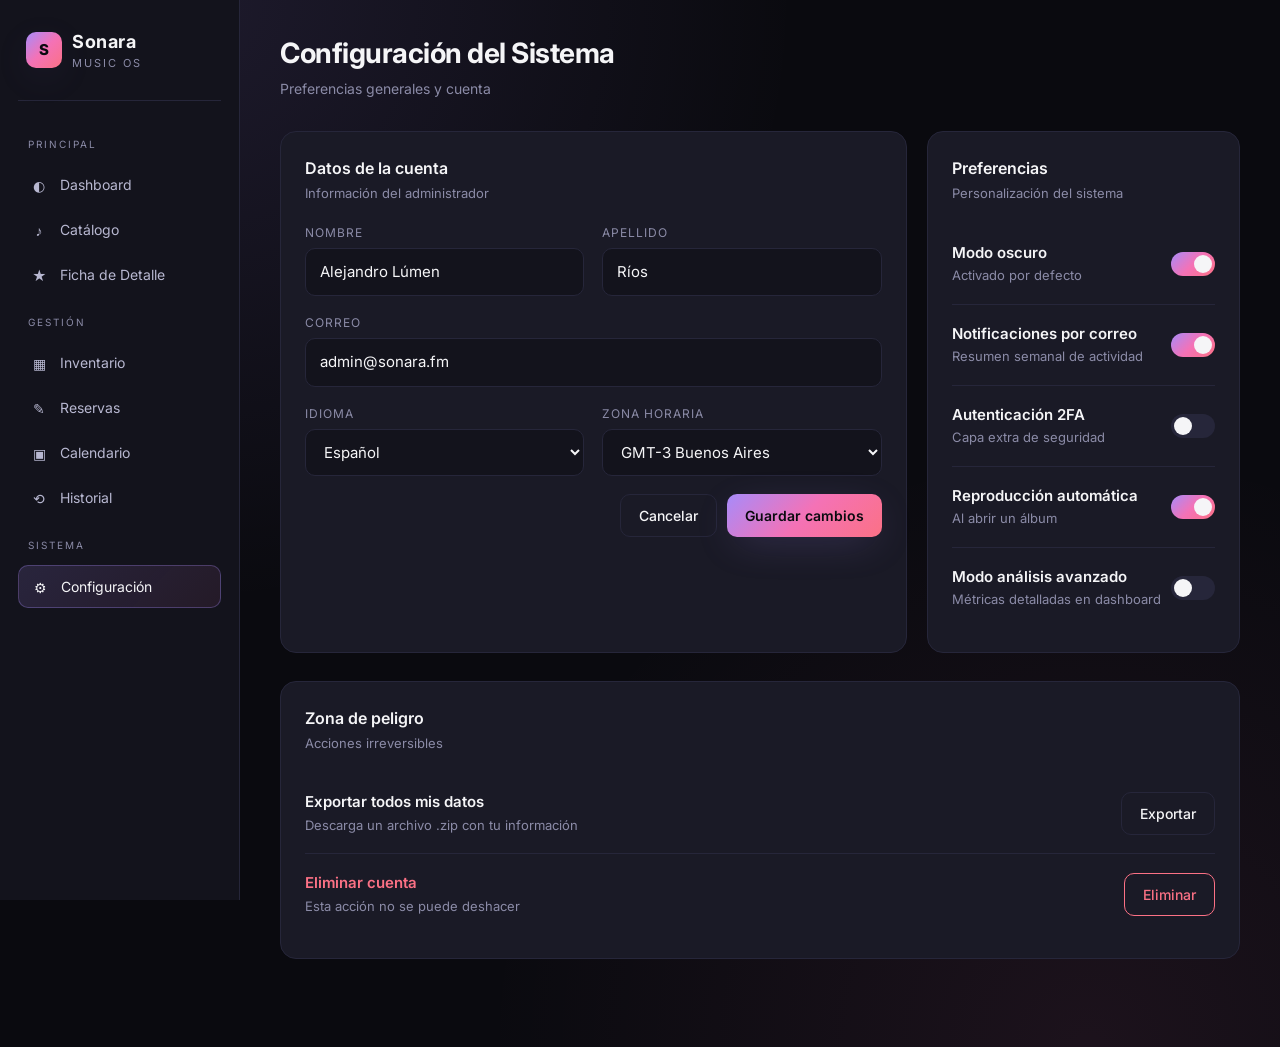
<file: configuracion.html>
<!DOCTYPE html>
<html lang="es">
<head>
<meta charset="UTF-8" />
<meta name="viewport" content="width=device-width, initial-scale=1.0" />
<title>Sonara · Configuración</title>
<link rel="stylesheet" href="styles.css" />
<link href="https://fonts.googleapis.com/css2?family=Inter:wght@400;500;600;700;800&display=swap" rel="stylesheet" />
</head>
<body>
<div class="app">
  <aside class="sidebar">
    <div class="brand">
      <div class="brand-logo">S</div>
      <div><div class="brand-name">Sonara</div><div class="brand-sub">Music OS</div></div>
    </div>
    <nav class="nav">
      <div class="nav-section">Principal</div>
      <a href="dashboard.html"><span class="icon">◐</span> Dashboard</a>
      <a href="catalogo.html"><span class="icon">♪</span> Catálogo</a>
      <a href="detalle.html"><span class="icon">★</span> Ficha de Detalle</a>
      <div class="nav-section">Gestión</div>
      <a href="stock.html"><span class="icon">▦</span> Inventario</a>
      <a href="reservas.html"><span class="icon">✎</span> Reservas</a>
      <a href="calendario.html"><span class="icon">▣</span> Calendario</a>
      <a href="historial.html"><span class="icon">⟲</span> Historial</a>
      <div class="nav-section">Sistema</div>
      <a href="configuracion.html" class="active"><span class="icon">⚙</span> Configuración</a>
    </nav>
  </aside>

  <main class="main">
    <div class="topbar">
      <div>
        <div class="page-title">Configuración del Sistema</div>
        <div class="page-sub">Preferencias generales y cuenta</div>
      </div>
    </div>

    <div class="grid-2">
      <div class="card">
        <div class="card-title">Datos de la cuenta</div>
        <div class="card-sub">Información del administrador</div>
        <div class="form-grid">
          <div class="field"><label>Nombre</label><input value="Alejandro Lúmen" /></div>
          <div class="field"><label>Apellido</label><input value="Ríos" /></div>
          <div class="field full"><label>Correo</label><input type="email" value="admin@sonara.fm" /></div>
          <div class="field"><label>Idioma</label>
            <select><option>Español</option><option>English</option><option>Português</option></select>
          </div>
          <div class="field"><label>Zona horaria</label>
            <select><option>GMT-3 Buenos Aires</option><option>GMT-5 Bogotá</option><option>GMT+1 Madrid</option></select>
          </div>
          <div class="full" style="display:flex; gap:10px; justify-content:flex-end;">
            <button class="btn">Cancelar</button>
            <button class="btn btn-primary">Guardar cambios</button>
          </div>
        </div>
      </div>

      <div class="card">
        <div class="card-title">Preferencias</div>
        <div class="card-sub">Personalización del sistema</div>
        <div class="settings-list">
          <div class="row"><div><h4>Modo oscuro</h4><p>Activado por defecto</p></div><div class="toggle on"></div></div>
          <div class="row"><div><h4>Notificaciones por correo</h4><p>Resumen semanal de actividad</p></div><div class="toggle on"></div></div>
          <div class="row"><div><h4>Autenticación 2FA</h4><p>Capa extra de seguridad</p></div><div class="toggle"></div></div>
          <div class="row"><div><h4>Reproducción automática</h4><p>Al abrir un álbum</p></div><div class="toggle on"></div></div>
          <div class="row"><div><h4>Modo análisis avanzado</h4><p>Métricas detalladas en dashboard</p></div><div class="toggle"></div></div>
        </div>
      </div>
    </div>

    <div class="section" style="margin-top:28px;">
      <div class="card">
        <div class="card-title">Zona de peligro</div>
        <div class="card-sub">Acciones irreversibles</div>
        <div class="settings-list">
          <div class="row"><div><h4>Exportar todos mis datos</h4><p>Descarga un archivo .zip con tu información</p></div><button class="btn">Exportar</button></div>
          <div class="row"><div><h4 style="color:var(--danger)">Eliminar cuenta</h4><p>Esta acción no se puede deshacer</p></div><button class="btn" style="border-color:var(--danger); color:var(--danger)">Eliminar</button></div>
        </div>
      </div>
    </div>
  </main>
</div>
</body>
</html>
</file>
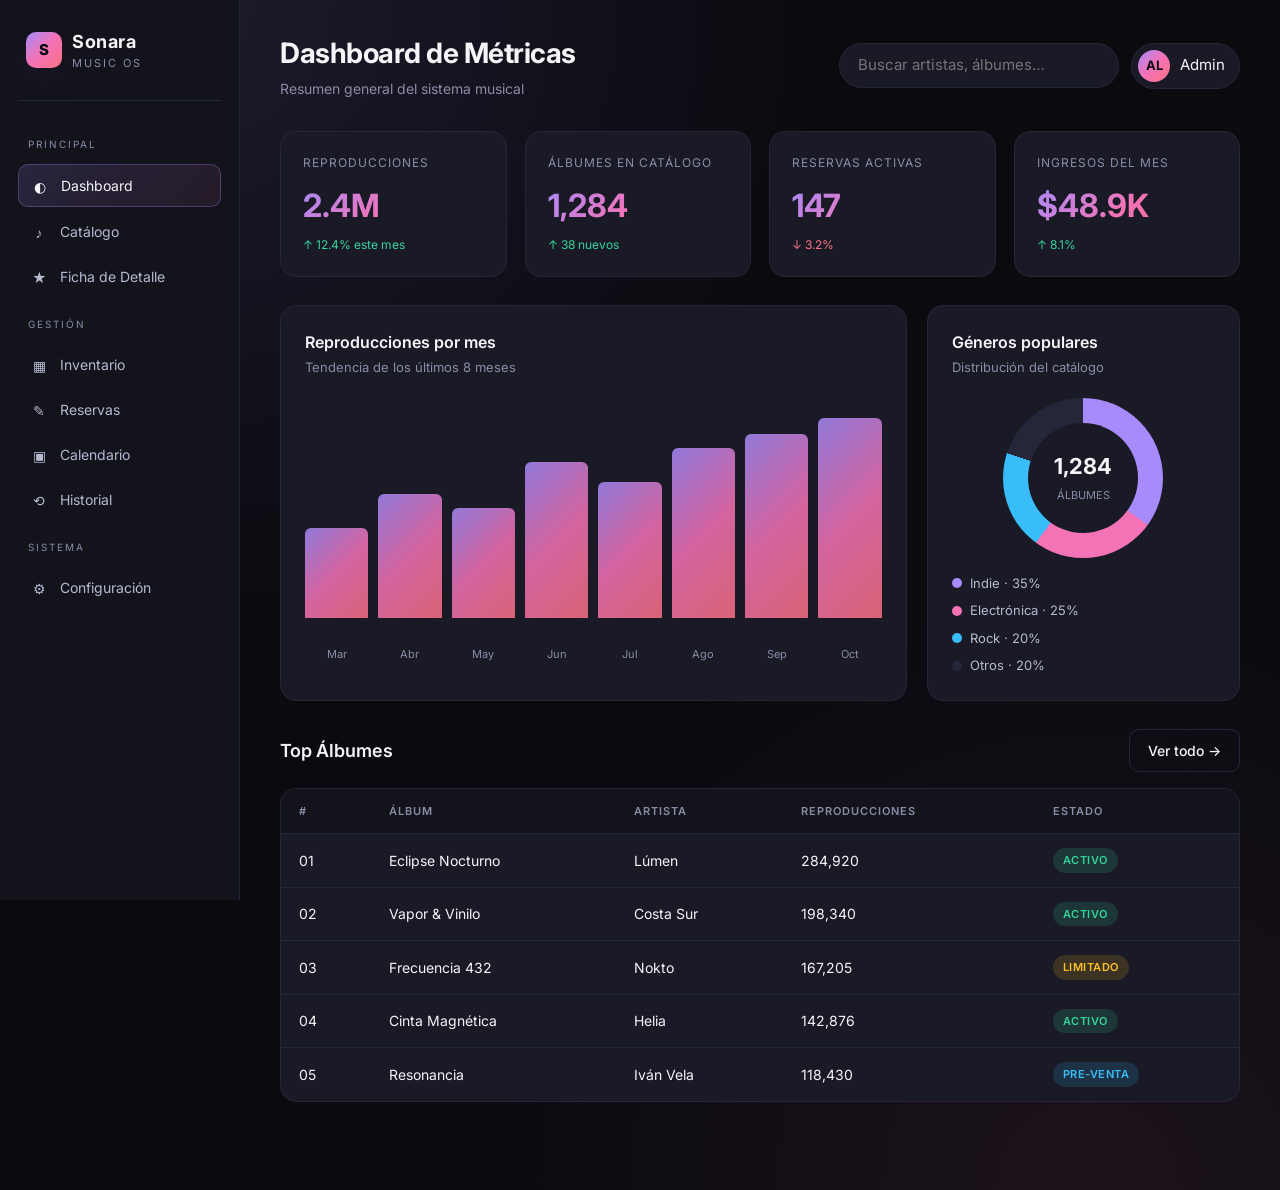
<file: dashboard.html>
<!DOCTYPE html>
<html lang="es">
<head>
<meta charset="UTF-8" />
<meta name="viewport" content="width=device-width, initial-scale=1.0" />
<title>Sonara · Dashboard de Métricas</title>
<link rel="stylesheet" href="styles.css" />
<link href="https://fonts.googleapis.com/css2?family=Inter:wght@400;500;600;700;800&display=swap" rel="stylesheet" />
</head>
<body>
<div class="app">
  <aside class="sidebar">
    <div class="brand">
      <div class="brand-logo">S</div>
      <div>
        <div class="brand-name">Sonara</div>
        <div class="brand-sub">Music OS</div>
      </div>
    </div>
    <nav class="nav">
      <div class="nav-section">Principal</div>
      <a href="dashboard.html" class="active"><span class="icon">◐</span> Dashboard</a>
      <a href="catalogo.html"><span class="icon">♪</span> Catálogo</a>
      <a href="detalle.html"><span class="icon">★</span> Ficha de Detalle</a>
      <div class="nav-section">Gestión</div>
      <a href="stock.html"><span class="icon">▦</span> Inventario</a>
      <a href="reservas.html"><span class="icon">✎</span> Reservas</a>
      <a href="calendario.html"><span class="icon">▣</span> Calendario</a>
      <a href="historial.html"><span class="icon">⟲</span> Historial</a>
      <div class="nav-section">Sistema</div>
      <a href="configuracion.html"><span class="icon">⚙</span> Configuración</a>
    </nav>
  </aside>

  <main class="main">
    <div class="topbar">
      <div>
        <div class="page-title">Dashboard de Métricas</div>
        <div class="page-sub">Resumen general del sistema musical</div>
      </div>
      <div style="display:flex; gap:12px; align-items:center;">
        <input class="search" placeholder="Buscar artistas, álbumes…" />
        <div class="user-chip">
          <div class="avatar">AL</div>
          <span>Admin</span>
        </div>
      </div>
    </div>

    <div class="stats-grid">
      <div class="stat">
        <div class="stat-label">Reproducciones</div>
        <div class="stat-value">2.4M</div>
        <div class="stat-trend">↑ 12.4% este mes</div>
      </div>
      <div class="stat">
        <div class="stat-label">Álbumes en catálogo</div>
        <div class="stat-value">1,284</div>
        <div class="stat-trend">↑ 38 nuevos</div>
      </div>
      <div class="stat">
        <div class="stat-label">Reservas activas</div>
        <div class="stat-value">147</div>
        <div class="stat-trend down">↓ 3.2%</div>
      </div>
      <div class="stat">
        <div class="stat-label">Ingresos del mes</div>
        <div class="stat-value">$48.9K</div>
        <div class="stat-trend">↑ 8.1%</div>
      </div>
    </div>

    <div class="grid-2">
      <div class="card">
        <div class="card-title">Reproducciones por mes</div>
        <div class="card-sub">Tendencia de los últimos 8 meses</div>
        <div class="chart">
          <div class="bar" style="height:45%"></div>
          <div class="bar" style="height:62%"></div>
          <div class="bar" style="height:55%"></div>
          <div class="bar" style="height:78%"></div>
          <div class="bar" style="height:68%"></div>
          <div class="bar" style="height:85%"></div>
          <div class="bar" style="height:92%"></div>
          <div class="bar" style="height:100%"></div>
        </div>
        <div class="bar-labels">
          <span>Mar</span><span>Abr</span><span>May</span><span>Jun</span>
          <span>Jul</span><span>Ago</span><span>Sep</span><span>Oct</span>
        </div>
      </div>

      <div class="card">
        <div class="card-title">Géneros populares</div>
        <div class="card-sub">Distribución del catálogo</div>
        <div class="ring">
          <div class="ring-center"><strong>1,284</strong><span>Álbumes</span></div>
        </div>
        <div class="legend">
          <div class="legend-item"><span class="dot" style="background:#a78bfa"></span> Indie · 35%</div>
          <div class="legend-item"><span class="dot" style="background:#f472b6"></span> Electrónica · 25%</div>
          <div class="legend-item"><span class="dot" style="background:#38bdf8"></span> Rock · 20%</div>
          <div class="legend-item"><span class="dot" style="background:#26263a"></span> Otros · 20%</div>
        </div>
      </div>
    </div>

    <div class="section" style="margin-top:28px;">
      <div class="section-head"><h3>Top Álbumes</h3><a href="catalogo.html" class="btn btn-ghost">Ver todo →</a></div>
      <div class="table-wrap">
        <table>
          <thead><tr><th>#</th><th>Álbum</th><th>Artista</th><th>Reproducciones</th><th>Estado</th></tr></thead>
          <tbody>
            <tr><td>01</td><td>Eclipse Nocturno</td><td>Lúmen</td><td>284,920</td><td><span class="badge badge-green">Activo</span></td></tr>
            <tr><td>02</td><td>Vapor & Vinilo</td><td>Costa Sur</td><td>198,340</td><td><span class="badge badge-green">Activo</span></td></tr>
            <tr><td>03</td><td>Frecuencia 432</td><td>Nokto</td><td>167,205</td><td><span class="badge badge-yellow">Limitado</span></td></tr>
            <tr><td>04</td><td>Cinta Magnética</td><td>Helia</td><td>142,876</td><td><span class="badge badge-green">Activo</span></td></tr>
            <tr><td>05</td><td>Resonancia</td><td>Iván Vela</td><td>118,430</td><td><span class="badge badge-blue">Pre-venta</span></td></tr>
          </tbody>
        </table>
      </div>
    </div>
  </main>
</div>
</body>
</html>
</file>
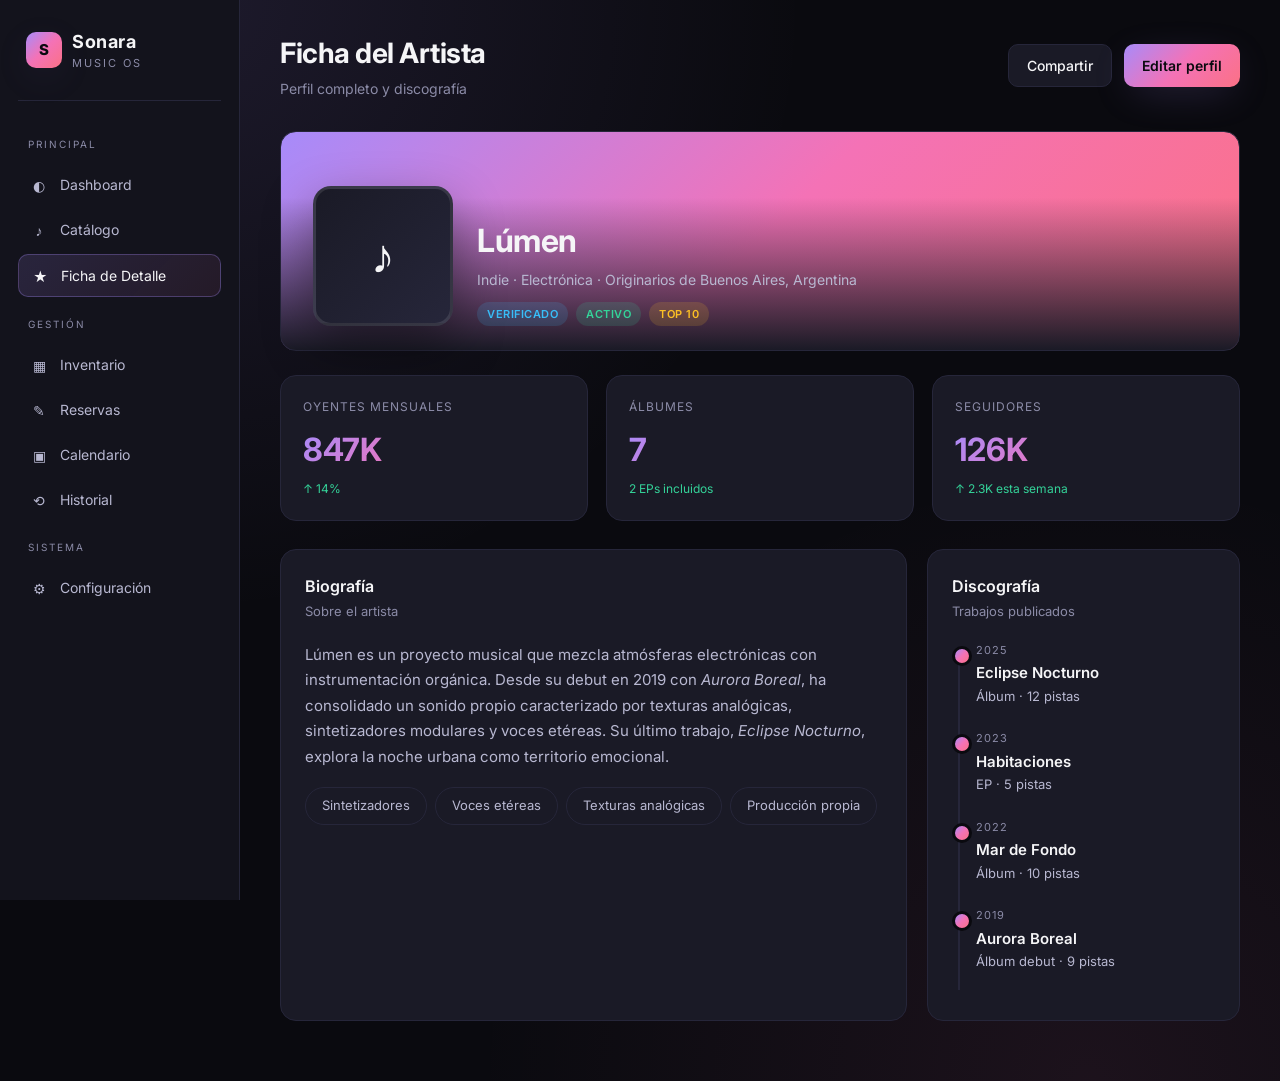
<file: detalle.html>
<!DOCTYPE html>
<html lang="es">
<head>
<meta charset="UTF-8" />
<meta name="viewport" content="width=device-width, initial-scale=1.0" />
<title>Sonara · Ficha de Detalle</title>
<link rel="stylesheet" href="styles.css" />
<link href="https://fonts.googleapis.com/css2?family=Inter:wght@400;500;600;700;800&display=swap" rel="stylesheet" />
</head>
<body>
<div class="app">
  <aside class="sidebar">
    <div class="brand">
      <div class="brand-logo">S</div>
      <div><div class="brand-name">Sonara</div><div class="brand-sub">Music OS</div></div>
    </div>
    <nav class="nav">
      <div class="nav-section">Principal</div>
      <a href="dashboard.html"><span class="icon">◐</span> Dashboard</a>
      <a href="catalogo.html"><span class="icon">♪</span> Catálogo</a>
      <a href="detalle.html" class="active"><span class="icon">★</span> Ficha de Detalle</a>
      <div class="nav-section">Gestión</div>
      <a href="stock.html"><span class="icon">▦</span> Inventario</a>
      <a href="reservas.html"><span class="icon">✎</span> Reservas</a>
      <a href="calendario.html"><span class="icon">▣</span> Calendario</a>
      <a href="historial.html"><span class="icon">⟲</span> Historial</a>
      <div class="nav-section">Sistema</div>
      <a href="configuracion.html"><span class="icon">⚙</span> Configuración</a>
    </nav>
  </aside>

  <main class="main">
    <div class="topbar">
      <div>
        <div class="page-title">Ficha del Artista</div>
        <div class="page-sub">Perfil completo y discografía</div>
      </div>
      <div style="display:flex; gap:12px;"><button class="btn">Compartir</button><button class="btn btn-primary">Editar perfil</button></div>
    </div>

    <div class="profile-hero">
      <div class="profile-cover">♪</div>
      <div class="profile-info">
        <h2>Lúmen</h2>
        <p>Indie · Electrónica · Originarios de Buenos Aires, Argentina</p>
        <div class="profile-tags">
          <span class="badge badge-blue">Verificado</span>
          <span class="badge badge-green">Activo</span>
          <span class="badge badge-yellow">Top 10</span>
        </div>
      </div>
    </div>

    <div class="stats-grid">
      <div class="stat"><div class="stat-label">Oyentes mensuales</div><div class="stat-value">847K</div><div class="stat-trend">↑ 14%</div></div>
      <div class="stat"><div class="stat-label">Álbumes</div><div class="stat-value">7</div><div class="stat-trend">2 EPs incluidos</div></div>
      <div class="stat"><div class="stat-label">Seguidores</div><div class="stat-value">126K</div><div class="stat-trend">↑ 2.3K esta semana</div></div>
    </div>

    <div class="grid-2">
      <div class="card">
        <div class="card-title">Biografía</div>
        <div class="card-sub">Sobre el artista</div>
        <p style="color:var(--text-soft); line-height:1.7;">
          Lúmen es un proyecto musical que mezcla atmósferas electrónicas con instrumentación orgánica.
          Desde su debut en 2019 con <em>Aurora Boreal</em>, ha consolidado un sonido propio caracterizado
          por texturas analógicas, sintetizadores modulares y voces etéreas. Su último trabajo,
          <em>Eclipse Nocturno</em>, explora la noche urbana como territorio emocional.
        </p>
        <div style="margin-top:18px; display:flex; gap:8px; flex-wrap:wrap;">
          <span class="chip">Sintetizadores</span>
          <span class="chip">Voces etéreas</span>
          <span class="chip">Texturas analógicas</span>
          <span class="chip">Producción propia</span>
        </div>
      </div>

      <div class="card">
        <div class="card-title">Discografía</div>
        <div class="card-sub">Trabajos publicados</div>
        <div class="timeline" style="margin-top:8px;">
          <div class="t-item"><div class="t-time">2025</div><div class="t-title">Eclipse Nocturno</div><div class="t-desc">Álbum · 12 pistas</div></div>
          <div class="t-item"><div class="t-time">2023</div><div class="t-title">Habitaciones</div><div class="t-desc">EP · 5 pistas</div></div>
          <div class="t-item"><div class="t-time">2022</div><div class="t-title">Mar de Fondo</div><div class="t-desc">Álbum · 10 pistas</div></div>
          <div class="t-item"><div class="t-time">2019</div><div class="t-title">Aurora Boreal</div><div class="t-desc">Álbum debut · 9 pistas</div></div>
        </div>
      </div>
    </div>
  </main>
</div>
</body>
</html>
</file>
<file: styles.css>
/* ============================================
   SONARA · Sistema de Gestión Musical
   Hoja de estilos única compartida
   ============================================ */

:root {
  --bg: #0a0a0f;
  --bg-elev: #13131c;
  --bg-card: #1a1a26;
  --border: #26263a;
  --text: #f5f5f7;
  --text-dim: #8b8ba7;
  --text-soft: #b8b8d1;
  --accent: #a78bfa;
  --accent-2: #f472b6;
  --accent-3: #38bdf8;
  --success: #34d399;
  --warn: #fbbf24;
  --danger: #fb7185;
  --grad: linear-gradient(135deg, #a78bfa 0%, #f472b6 50%, #fb7185 100%);
  --grad-soft: linear-gradient(135deg, rgba(167,139,250,.15), rgba(244,114,182,.08));
  --shadow: 0 10px 40px -10px rgba(167,139,250,.25);
  --radius: 16px;
  --radius-sm: 10px;
}

* { box-sizing: border-box; margin: 0; padding: 0; }

html, body {
  background: var(--bg);
  color: var(--text);
  font-family: 'Inter', -apple-system, BlinkMacSystemFont, 'Segoe UI', sans-serif;
  font-size: 15px;
  line-height: 1.5;
  min-height: 100vh;
  -webkit-font-smoothing: antialiased;
}

body {
  background:
    radial-gradient(circle at 15% 0%, rgba(167,139,250,.12), transparent 40%),
    radial-gradient(circle at 85% 100%, rgba(244,114,182,.08), transparent 40%),
    var(--bg);
}

a { color: inherit; text-decoration: none; }
button { font: inherit; cursor: pointer; border: none; background: none; color: inherit; }
input, select, textarea { font: inherit; }

/* ===== Layout ===== */
.app {
  display: grid;
  grid-template-columns: 240px 1fr;
  min-height: 100vh;
}

/* ===== Sidebar ===== */
.sidebar {
  background: var(--bg-elev);
  border-right: 1px solid var(--border);
  padding: 28px 18px;
  position: sticky;
  top: 0;
  height: 100vh;
  overflow-y: auto;
}

.brand {
  display: flex;
  align-items: center;
  gap: 10px;
  padding: 0 8px 28px;
  border-bottom: 1px solid var(--border);
  margin-bottom: 20px;
}
.brand-logo {
  width: 36px; height: 36px;
  border-radius: 10px;
  background: var(--grad);
  display: grid; place-items: center;
  font-weight: 800;
  color: #0a0a0f;
  box-shadow: var(--shadow);
}
.brand-name {
  font-weight: 700;
  letter-spacing: .5px;
  font-size: 18px;
}
.brand-sub {
  font-size: 11px;
  color: var(--text-dim);
  letter-spacing: 2px;
  text-transform: uppercase;
}

.nav { display: flex; flex-direction: column; gap: 4px; }
.nav-section {
  font-size: 10px;
  letter-spacing: 2px;
  color: var(--text-dim);
  text-transform: uppercase;
  padding: 16px 10px 8px;
}
.nav a {
  display: flex;
  align-items: center;
  gap: 12px;
  padding: 10px 12px;
  border-radius: var(--radius-sm);
  color: var(--text-soft);
  font-size: 14px;
  transition: .2s;
}
.nav a:hover { background: var(--bg-card); color: var(--text); }
.nav a.active {
  background: var(--grad-soft);
  color: var(--text);
  border: 1px solid rgba(167,139,250,.3);
}
.nav .icon {
  width: 18px; height: 18px;
  display: inline-grid; place-items: center;
  font-size: 14px;
}

/* ===== Main ===== */
.main { padding: 32px 40px 60px; max-width: 1400px; }

.topbar {
  display: flex;
  justify-content: space-between;
  align-items: center;
  margin-bottom: 32px;
  gap: 20px;
  flex-wrap: wrap;
}
.page-title {
  font-size: 28px;
  font-weight: 700;
  letter-spacing: -.5px;
}
.page-sub {
  color: var(--text-dim);
  font-size: 14px;
  margin-top: 4px;
}
.search {
  background: var(--bg-card);
  border: 1px solid var(--border);
  border-radius: 999px;
  padding: 10px 18px;
  color: var(--text);
  width: 280px;
  outline: none;
  transition: .2s;
}
.search:focus { border-color: var(--accent); }

.user-chip {
  display: flex; align-items: center; gap: 10px;
  background: var(--bg-card);
  padding: 6px 14px 6px 6px;
  border-radius: 999px;
  border: 1px solid var(--border);
}
.avatar {
  width: 32px; height: 32px;
  border-radius: 50%;
  background: var(--grad);
  display: grid; place-items: center;
  font-weight: 700;
  color: #0a0a0f;
  font-size: 13px;
}

/* ===== Cards ===== */
.card {
  background: var(--bg-card);
  border: 1px solid var(--border);
  border-radius: var(--radius);
  padding: 24px;
}
.card-title {
  font-size: 16px;
  font-weight: 600;
  margin-bottom: 4px;
}
.card-sub {
  font-size: 13px;
  color: var(--text-dim);
  margin-bottom: 20px;
}

/* ===== Stats grid ===== */
.stats-grid {
  display: grid;
  grid-template-columns: repeat(auto-fit, minmax(220px, 1fr));
  gap: 18px;
  margin-bottom: 28px;
}
.stat {
  background: var(--bg-card);
  border: 1px solid var(--border);
  border-radius: var(--radius);
  padding: 22px;
  position: relative;
  overflow: hidden;
}
.stat::before {
  content: '';
  position: absolute;
  inset: 0;
  background: var(--grad-soft);
  opacity: 0;
  transition: .3s;
}
.stat:hover::before { opacity: 1; }
.stat-label {
  font-size: 12px;
  color: var(--text-dim);
  text-transform: uppercase;
  letter-spacing: 1px;
}
.stat-value {
  font-size: 32px;
  font-weight: 700;
  margin: 10px 0 6px;
  background: var(--grad);
  -webkit-background-clip: text;
  background-clip: text;
  color: transparent;
}
.stat-trend {
  font-size: 12px;
  color: var(--success);
  display: flex; align-items: center; gap: 4px;
}
.stat-trend.down { color: var(--danger); }

/* ===== Two-column layouts ===== */
.grid-2 {
  display: grid;
  grid-template-columns: 2fr 1fr;
  gap: 20px;
}
@media (max-width: 980px) { .grid-2 { grid-template-columns: 1fr; } }

/* ===== Chart placeholders ===== */
.chart {
  height: 240px;
  display: flex;
  align-items: flex-end;
  gap: 10px;
  padding: 20px 0;
}
.bar {
  flex: 1;
  background: var(--grad);
  border-radius: 6px 6px 0 0;
  opacity: .85;
  transition: .3s;
  min-height: 8px;
  position: relative;
}
.bar:hover { opacity: 1; transform: scaleY(1.04); transform-origin: bottom; }
.bar-labels {
  display: flex; gap: 10px;
  font-size: 11px;
  color: var(--text-dim);
  margin-top: 8px;
}
.bar-labels span { flex: 1; text-align: center; }

/* Donut ring */
.ring {
  width: 160px; height: 160px;
  border-radius: 50%;
  background: conic-gradient(var(--accent) 0 35%, var(--accent-2) 35% 60%, var(--accent-3) 60% 80%, var(--border) 80% 100%);
  display: grid; place-items: center;
  margin: 0 auto 16px;
  position: relative;
}
.ring::after {
  content: '';
  position: absolute;
  width: 110px; height: 110px;
  border-radius: 50%;
  background: var(--bg-card);
}
.ring-center {
  position: relative;
  text-align: center;
  z-index: 1;
}
.ring-center strong { font-size: 22px; display: block; }
.ring-center span { font-size: 11px; color: var(--text-dim); text-transform: uppercase; }

.legend { display: flex; flex-direction: column; gap: 8px; }
.legend-item { display: flex; align-items: center; gap: 8px; font-size: 13px; color: var(--text-soft); }
.dot { width: 10px; height: 10px; border-radius: 50%; }

/* ===== Tables ===== */
.table-wrap {
  background: var(--bg-card);
  border: 1px solid var(--border);
  border-radius: var(--radius);
  overflow: hidden;
}
table { width: 100%; border-collapse: collapse; }
thead {
  background: var(--bg-elev);
}
th, td {
  padding: 14px 18px;
  text-align: left;
  font-size: 14px;
  border-bottom: 1px solid var(--border);
}
th {
  font-size: 11px;
  text-transform: uppercase;
  letter-spacing: 1px;
  color: var(--text-dim);
  font-weight: 600;
}
tbody tr:last-child td { border-bottom: none; }
tbody tr:hover { background: rgba(167,139,250,.04); }

.badge {
  display: inline-block;
  padding: 4px 10px;
  border-radius: 999px;
  font-size: 11px;
  font-weight: 600;
  text-transform: uppercase;
  letter-spacing: .5px;
}
.badge-green { background: rgba(52,211,153,.15); color: var(--success); }
.badge-yellow { background: rgba(251,191,36,.15); color: var(--warn); }
.badge-red { background: rgba(251,113,133,.15); color: var(--danger); }
.badge-blue { background: rgba(56,189,248,.15); color: var(--accent-3); }

/* ===== Buttons ===== */
.btn {
  display: inline-flex;
  align-items: center;
  gap: 8px;
  padding: 10px 18px;
  border-radius: var(--radius-sm);
  font-size: 14px;
  font-weight: 500;
  transition: .2s;
  border: 1px solid var(--border);
  background: var(--bg-card);
  color: var(--text);
}
.btn:hover { border-color: var(--accent); }
.btn-primary {
  background: var(--grad);
  color: #0a0a0f;
  border: none;
  font-weight: 600;
  box-shadow: var(--shadow);
}
.btn-primary:hover { transform: translateY(-1px); }
.btn-ghost { background: transparent; }

/* ===== Forms ===== */
.form-grid {
  display: grid;
  grid-template-columns: repeat(2, 1fr);
  gap: 18px;
}
.form-grid .full { grid-column: 1 / -1; }
@media (max-width: 700px) { .form-grid { grid-template-columns: 1fr; } }

.field { display: flex; flex-direction: column; gap: 6px; }
.field label {
  font-size: 12px;
  color: var(--text-dim);
  text-transform: uppercase;
  letter-spacing: 1px;
}
.field input,
.field select,
.field textarea {
  background: var(--bg-elev);
  border: 1px solid var(--border);
  border-radius: var(--radius-sm);
  padding: 12px 14px;
  color: var(--text);
  outline: none;
  transition: .2s;
}
.field input:focus,
.field select:focus,
.field textarea:focus { border-color: var(--accent); }
.field textarea { resize: vertical; min-height: 100px; }

/* ===== Profile / Detail ===== */
.profile-hero {
  background:
    linear-gradient(180deg, transparent 30%, var(--bg-card) 100%),
    var(--grad);
  border-radius: var(--radius);
  padding: 40px 32px 24px;
  display: flex;
  gap: 24px;
  align-items: flex-end;
  border: 1px solid var(--border);
  margin-bottom: 24px;
  min-height: 220px;
}
.profile-cover {
  width: 140px; height: 140px;
  border-radius: 18px;
  background: linear-gradient(135deg, #1a1a26, #26263a);
  display: grid; place-items: center;
  font-size: 48px;
  border: 3px solid rgba(255,255,255,.1);
  box-shadow: 0 20px 50px rgba(0,0,0,.4);
}
.profile-info h2 { font-size: 32px; letter-spacing: -.5px; }
.profile-info p { color: var(--text-soft); font-size: 14px; margin-top: 4px; }
.profile-tags { margin-top: 12px; display: flex; gap: 8px; flex-wrap: wrap; }

/* ===== Calendar ===== */
.calendar {
  background: var(--bg-card);
  border: 1px solid var(--border);
  border-radius: var(--radius);
  padding: 24px;
}
.cal-head {
  display: flex; justify-content: space-between; align-items: center;
  margin-bottom: 20px;
}
.cal-grid {
  display: grid;
  grid-template-columns: repeat(7, 1fr);
  gap: 6px;
}
.cal-day-name {
  font-size: 11px;
  color: var(--text-dim);
  text-transform: uppercase;
  text-align: center;
  padding: 6px 0;
}
.cal-cell {
  aspect-ratio: 1;
  background: var(--bg-elev);
  border: 1px solid transparent;
  border-radius: 10px;
  padding: 8px;
  font-size: 13px;
  display: flex; flex-direction: column;
  transition: .2s;
  cursor: pointer;
}
.cal-cell:hover { border-color: var(--accent); }
.cal-cell.dim { color: var(--text-dim); opacity: .4; }
.cal-cell.today {
  background: var(--grad);
  color: #0a0a0f;
  font-weight: 700;
}
.cal-cell .ev {
  margin-top: auto;
  font-size: 9px;
  background: rgba(167,139,250,.3);
  border-radius: 4px;
  padding: 2px 4px;
  color: var(--text);
  text-transform: uppercase;
  letter-spacing: .5px;
}

/* ===== Catalog / Gallery ===== */
.gallery {
  display: grid;
  grid-template-columns: repeat(auto-fill, minmax(220px, 1fr));
  gap: 20px;
}
.album {
  background: var(--bg-card);
  border: 1px solid var(--border);
  border-radius: var(--radius);
  overflow: hidden;
  transition: .25s;
  cursor: pointer;
}
.album:hover {
  transform: translateY(-4px);
  border-color: var(--accent);
  box-shadow: var(--shadow);
}
.album-cover {
  aspect-ratio: 1;
  background: var(--grad);
  display: grid; place-items: center;
  font-size: 64px;
  position: relative;
}
.album-cover.c2 { background: linear-gradient(135deg, #38bdf8, #a78bfa); }
.album-cover.c3 { background: linear-gradient(135deg, #34d399, #38bdf8); }
.album-cover.c4 { background: linear-gradient(135deg, #fbbf24, #fb7185); }
.album-cover.c5 { background: linear-gradient(135deg, #fb7185, #a78bfa); }
.album-cover.c6 { background: linear-gradient(135deg, #f472b6, #fbbf24); }
.album-info { padding: 14px 16px; }
.album-title { font-weight: 600; font-size: 15px; }
.album-artist { color: var(--text-dim); font-size: 13px; margin-top: 2px; }

.filter-bar {
  display: flex; gap: 10px; flex-wrap: wrap;
  margin-bottom: 24px;
}
.chip {
  background: var(--bg-card);
  border: 1px solid var(--border);
  border-radius: 999px;
  padding: 8px 16px;
  font-size: 13px;
  color: var(--text-soft);
  cursor: pointer;
  transition: .2s;
}
.chip:hover, .chip.active {
  background: var(--grad-soft);
  border-color: var(--accent);
  color: var(--text);
}

/* ===== Settings ===== */
.settings-list .row {
  display: flex;
  justify-content: space-between;
  align-items: center;
  padding: 18px 0;
  border-bottom: 1px solid var(--border);
}
.settings-list .row:last-child { border: none; }
.settings-list h4 { font-size: 15px; font-weight: 600; }
.settings-list p { color: var(--text-dim); font-size: 13px; margin-top: 2px; }

.toggle {
  width: 44px; height: 24px;
  background: var(--border);
  border-radius: 999px;
  position: relative;
  cursor: pointer;
  transition: .2s;
}
.toggle::after {
  content: '';
  position: absolute;
  width: 18px; height: 18px;
  background: var(--text);
  border-radius: 50%;
  top: 3px; left: 3px;
  transition: .2s;
}
.toggle.on { background: var(--grad); }
.toggle.on::after { left: 23px; }

/* ===== Timeline ===== */
.timeline { position: relative; padding-left: 24px; }
.timeline::before {
  content: '';
  position: absolute;
  left: 6px; top: 6px; bottom: 6px;
  width: 2px;
  background: var(--border);
}
.t-item {
  position: relative;
  padding-bottom: 24px;
}
.t-item::before {
  content: '';
  position: absolute;
  left: -24px; top: 4px;
  width: 14px; height: 14px;
  border-radius: 50%;
  background: var(--grad);
  border: 3px solid var(--bg);
}
.t-item .t-time { font-size: 11px; color: var(--text-dim); text-transform: uppercase; letter-spacing: 1px; }
.t-item .t-title { font-weight: 600; margin: 4px 0 2px; }
.t-item .t-desc { font-size: 13px; color: var(--text-soft); }

/* ===== Section spacing ===== */
.section { margin-bottom: 28px; }
.section-head {
  display: flex; justify-content: space-between; align-items: center;
  margin-bottom: 16px;
}
.section-head h3 { font-size: 18px; font-weight: 600; }

/* ===== Responsive ===== */
@media (max-width: 860px) {
  .app { grid-template-columns: 1fr; }
  .sidebar { position: static; height: auto; }
  .main { padding: 24px 18px; }
  .search { width: 100%; }
}
</file>
